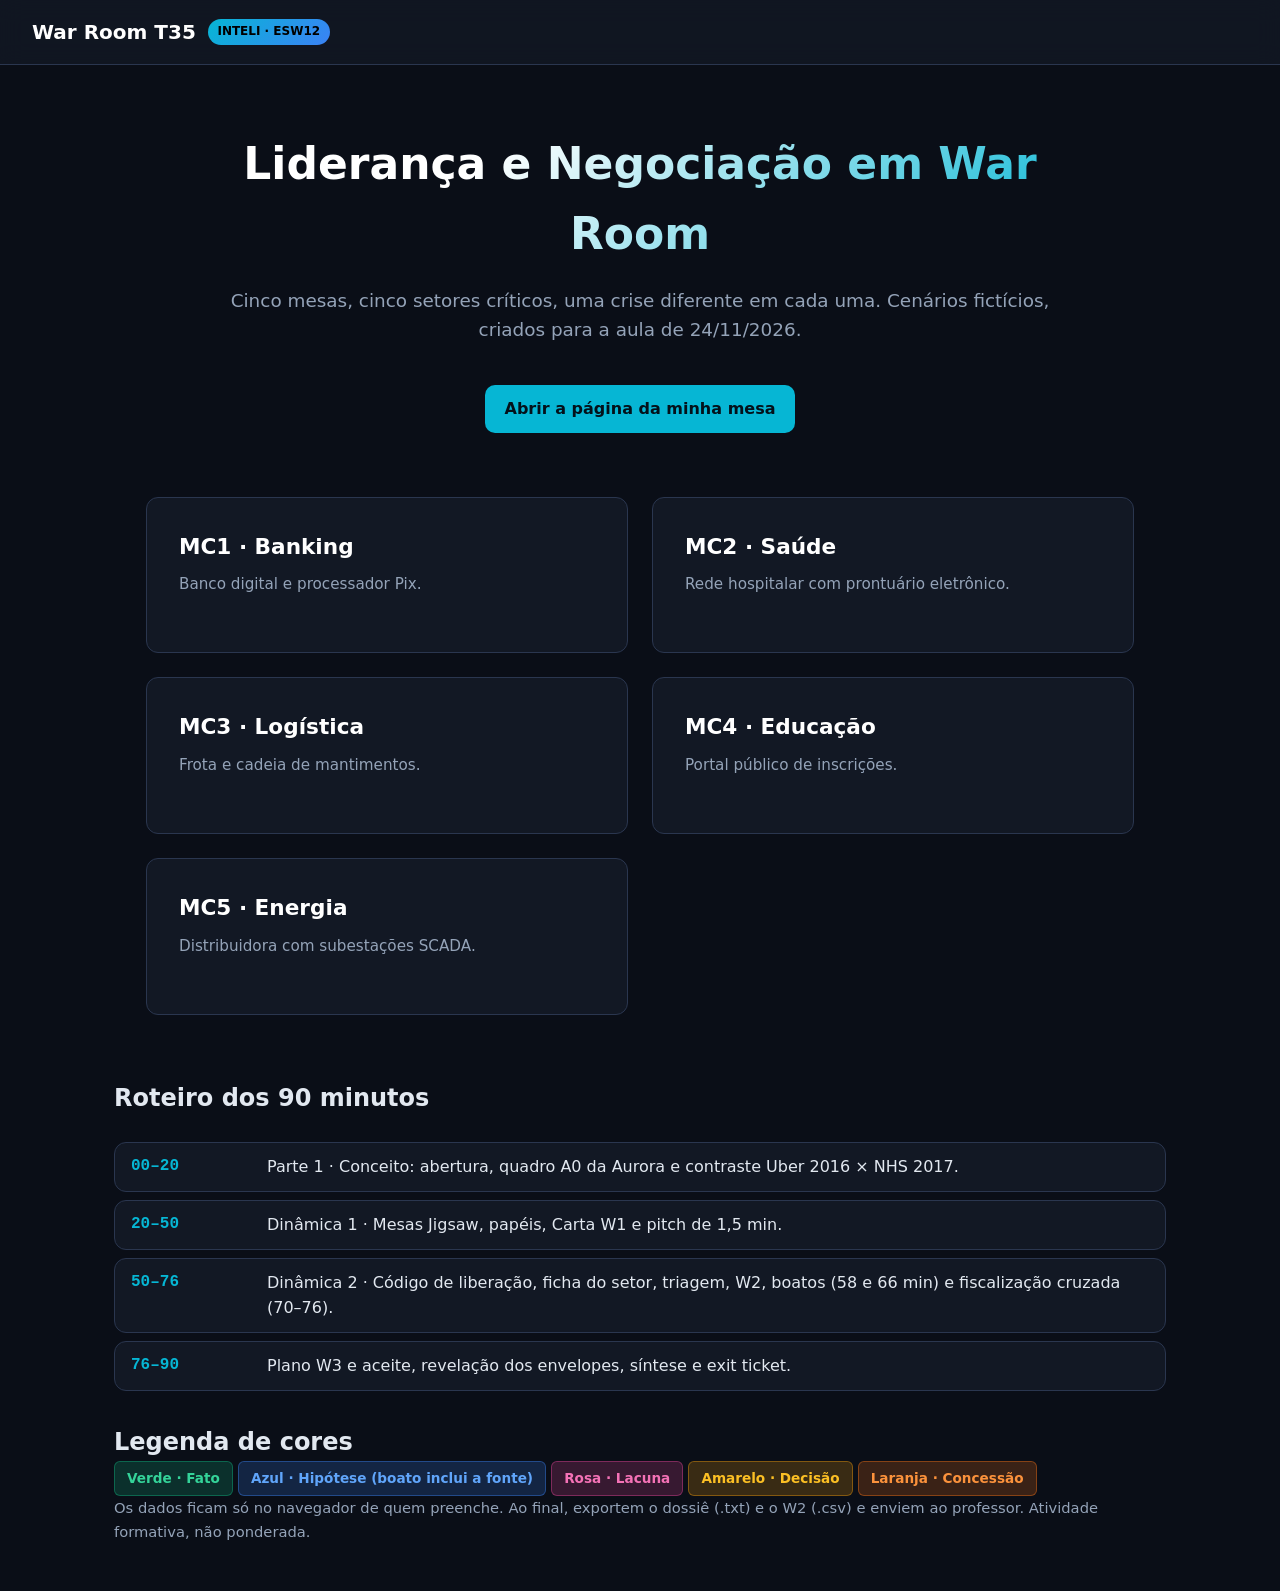
<file: docs/index.html>
<!DOCTYPE html>
<html lang="pt-BR">
<head>
  <meta charset="UTF-8">
  <meta name="viewport" content="width=device-width, initial-scale=1.0">
  <title>T35 · War Room Setorial · Mesas MC1–MC5</title>
  <link rel="stylesheet" href="style.css">
  <style>
    main { max-width: 1100px; margin: 0 auto; padding: 0 1.5rem 3rem; }
    .timeline { display: grid; gap: .5rem; margin: 1.5rem 0 2rem; }
    .timeline div { display: grid; grid-template-columns: 7.5rem 1fr; gap: 1rem; padding: .7rem 1rem; background: var(--bg-card); border: 1px solid var(--border-color); border-radius: var(--radius); }
    .timeline strong { font-family: var(--font-mono); color: var(--accent-cyan); }
    .note { color: var(--text-muted); font-size: .92rem; }
    a.cta { display: inline-block; margin-top: .5rem; padding: .7rem 1.2rem; border-radius: 10px; background: var(--accent-cyan); color: #04111a; font-weight: 700; text-decoration: none; }
  </style>
</head>
<body>
  <nav class="navbar">
    <span class="brand">War Room T35 <span class="brand-badge">Inteli · ESW12</span></span>
  </nav>

  <section class="hero">
    <h1>Liderança e Negociação em War Room</h1>
    <p>Cinco mesas, cinco setores críticos, uma crise diferente em cada uma. Cenários fictícios, criados para a aula de 24/11/2026.</p>
    <a class="cta" href="alunos.html">Abrir a página da minha mesa</a>
  </section>

  <main>
    <div class="grid">
      <div class="card"><h3>MC1 · Banking</h3><p>Banco digital e processador Pix.</p></div>
      <div class="card"><h3>MC2 · Saúde</h3><p>Rede hospitalar com prontuário eletrônico.</p></div>
      <div class="card"><h3>MC3 · Logística</h3><p>Frota e cadeia de mantimentos.</p></div>
      <div class="card"><h3>MC4 · Educação</h3><p>Portal público de inscrições.</p></div>
      <div class="card"><h3>MC5 · Energia</h3><p>Distribuidora com subestações SCADA.</p></div>
    </div>

    <h2>Roteiro dos 90 minutos</h2>
    <div class="timeline">
      <div><strong>00–20</strong><span>Parte 1 · Conceito: abertura, quadro A0 da Aurora e contraste Uber 2016 × NHS 2017.</span></div>
      <div><strong>20–50</strong><span>Dinâmica 1 · Mesas Jigsaw, papéis, Carta W1 e pitch de 1,5 min.</span></div>
      <div><strong>50–76</strong><span>Dinâmica 2 · Código de liberação, ficha do setor, triagem, W2, boatos (58 e 66 min) e fiscalização cruzada (70–76).</span></div>
      <div><strong>76–90</strong><span>Plano W3 e aceite, revelação dos envelopes, síntese e exit ticket.</span></div>
    </div>

    <h2>Legenda de cores</h2>
    <p>
      <span class="sticky-badge sticky-green">Verde · Fato</span>
      <span class="sticky-badge sticky-blue">Azul · Hipótese (boato inclui a fonte)</span>
      <span class="sticky-badge sticky-pink">Rosa · Lacuna</span>
      <span class="sticky-badge sticky-yellow">Amarelo · Decisão</span>
      <span class="sticky-badge sticky-orange">Laranja · Concessão</span>
    </p>

    <p class="note">Os dados ficam só no navegador de quem preenche. Ao final, exportem o dossiê (.txt) e o W2 (.csv) e enviem ao professor. Atividade formativa, não ponderada.</p>
  </main>
</body>
</html>
</file>
<file: docs/style.css>
/* ==========================================================================
   WAR ROOM SETORIAL T35 - UNIFIED DESIGN SYSTEM
   Theme: Dark Cyber War Room / High Contrast Pedagogical Interface
   ========================================================================== */

:root {
  --bg-dark: #0a0e17;
  --bg-card: #121824;
  --bg-card-hover: #1a2234;
  --border-color: #2a364f;
  --text-main: #e2e8f0;
  --text-muted: #94a3b8;
  --accent-cyan: #06b6d4;
  --accent-blue: #3b82f6;
  --accent-green: #10b981;
  --accent-amber: #f59e0b;
  --accent-red: #ef4444;
  --accent-purple: #8b5cf6;
  
  --font-sans: 'Inter', system-ui, -apple-system, BlinkMacSystemFont, 'Segoe UI', Roboto, sans-serif;
  --font-mono: 'JetBrains Mono', 'Fira Code', monospace;
  
  --shadow-sm: 0 2px 4px rgba(0, 0, 0, 0.3);
  --shadow-glow: 0 0 15px rgba(6, 182, 212, 0.25);
  --radius: 12px;
  --transition: all 0.25s cubic-bezier(0.4, 0, 0.2, 1);
}

* {
  box-sizing: border-box;
  margin: 0;
  padding: 0;
}

body {
  background-color: var(--bg-dark);
  color: var(--text-main);
  font-family: var(--font-sans);
  line-height: 1.6;
  min-height: 100vh;
  display: flex;
  flex-direction: column;
}

/* Header & Navbar */
.navbar {
  background-color: rgba(18, 24, 36, 0.85);
  backdrop-filter: blur(12px);
  border-bottom: 1px solid var(--border-color);
  padding: 1rem 2rem;
  position: sticky;
  top: 0;
  z-index: 100;
  display: flex;
  justify-content: space-between;
  align-items: center;
}

.navbar .brand {
  font-weight: 700;
  font-size: 1.25rem;
  color: #fff;
  display: flex;
  align-items: center;
  gap: 0.75rem;
  text-decoration: none;
}

.navbar .brand-badge {
  background: linear-gradient(135deg, var(--accent-cyan), var(--accent-blue));
  color: #000;
  font-size: 0.75rem;
  font-weight: 800;
  padding: 0.2rem 0.6rem;
  border-radius: 20px;
  text-transform: uppercase;
}

/* Hero Section */
.hero {
  padding: 4rem 2rem;
  text-align: center;
  max-width: 900px;
  margin: 0 auto;
}

.hero h1 {
  font-size: 2.75rem;
  font-weight: 800;
  background: linear-gradient(135deg, #ffffff 30%, var(--accent-cyan) 100%);
  -webkit-background-clip: text;
  -webkit-text-fill-color: transparent;
  margin-bottom: 1rem;
}

.hero p {
  color: var(--text-muted);
  font-size: 1.15rem;
  margin-bottom: 2rem;
}

/* Cards Grid */
.grid {
  display: grid;
  grid-template-columns: repeat(auto-fit, minmax(320px, 1fr));
  gap: 1.5rem;
  max-width: 1200px;
  margin: 0 auto;
  padding: 0 2rem 4rem 2rem;
  width: 100%;
}

.card {
  background-color: var(--bg-card);
  border: 1px solid var(--border-color);
  border-radius: var(--radius);
  padding: 2rem;
  transition: var(--transition);
  display: flex;
  flex-direction: column;
  justify-content: space-between;
  text-decoration: none;
  color: inherit;
  position: relative;
  overflow: hidden;
}

.card::before {
  content: '';
  position: absolute;
  top: 0;
  left: 0;
  width: 100%;
  height: 4px;
  background: linear-gradient(90deg, var(--accent-cyan), var(--accent-blue));
  opacity: 0;
  transition: var(--transition);
}

.card:hover {
  transform: translateY(-4px);
  border-color: var(--accent-cyan);
  box-shadow: var(--shadow-glow);
}

.card:hover::before {
  opacity: 1;
}

.card-icon {
  font-size: 2.5rem;
  margin-bottom: 1rem;
}

.card h3 {
  font-size: 1.35rem;
  font-weight: 700;
  margin-bottom: 0.5rem;
  color: #fff;
}

.card p {
  color: var(--text-muted);
  font-size: 0.95rem;
  margin-bottom: 1.5rem;
}

.card-footer {
  display: flex;
  align-items: center;
  font-weight: 600;
  font-size: 0.9rem;
  color: var(--accent-cyan);
}

/* Sticky Note Legend Badges */
.sticky-badge {
  display: inline-flex;
  align-items: center;
  gap: 0.5rem;
  padding: 0.35rem 0.75rem;
  border-radius: 6px;
  font-size: 0.85rem;
  font-weight: 600;
}

.sticky-green  { background: rgba(16, 185, 129, 0.2); color: #34d399; border: 1px solid rgba(16, 185, 129, 0.4); }
.sticky-blue   { background: rgba(59, 130, 246, 0.2); color: #60a5fa; border: 1px solid rgba(59, 130, 246, 0.4); }
.sticky-pink   { background: rgba(236, 72, 153, 0.2); color: #f472b6; border: 1px solid rgba(236, 72, 153, 0.4); }
.sticky-yellow { background: rgba(245, 158, 11, 0.2); color: #fbbf24; border: 1px solid rgba(245, 158, 11, 0.4); }
.sticky-orange { background: rgba(249, 115, 22, 0.2); color: #fb923c; border: 1px solid rgba(249, 115, 22, 0.4); }

/* Footer */
footer {
  margin-top: auto;
  border-top: 1px solid var(--border-color);
  padding: 2rem;
  text-align: center;
  color: var(--text-muted);
  font-size: 0.875rem;
}
</file>
